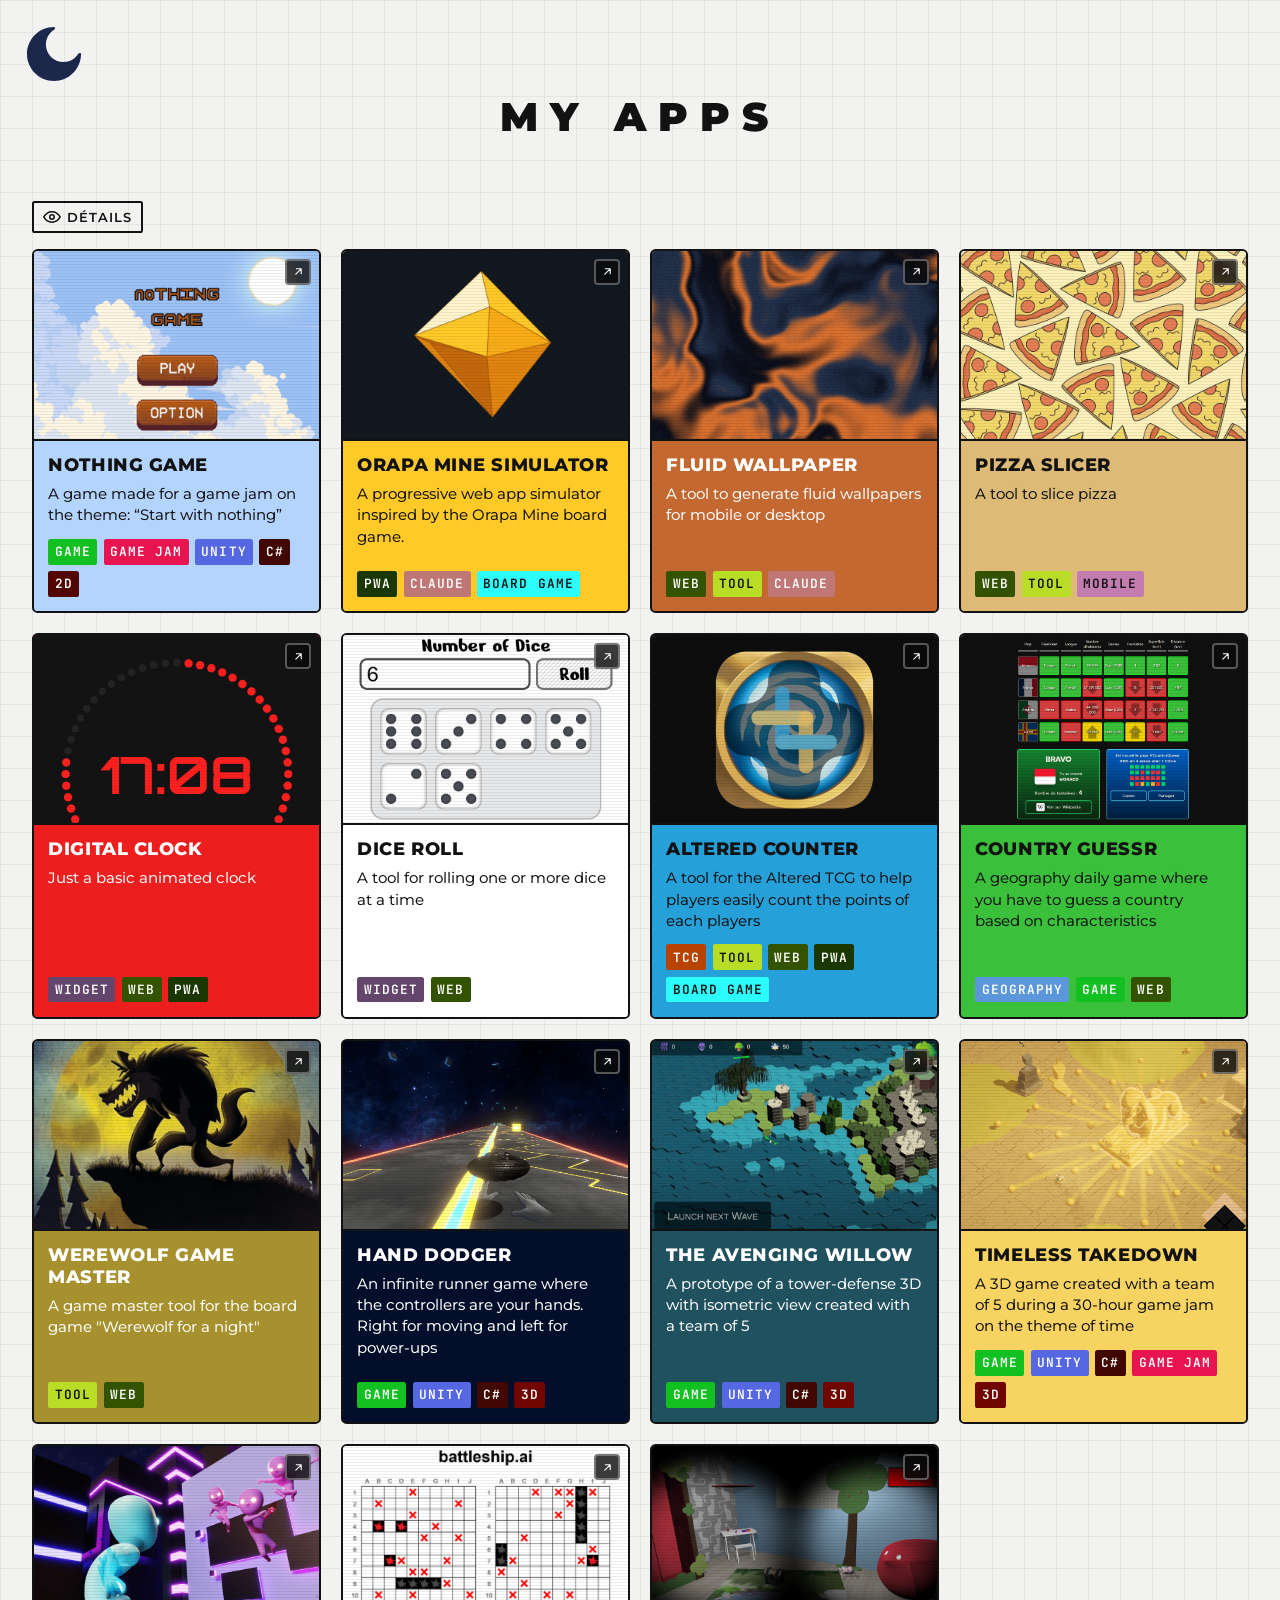
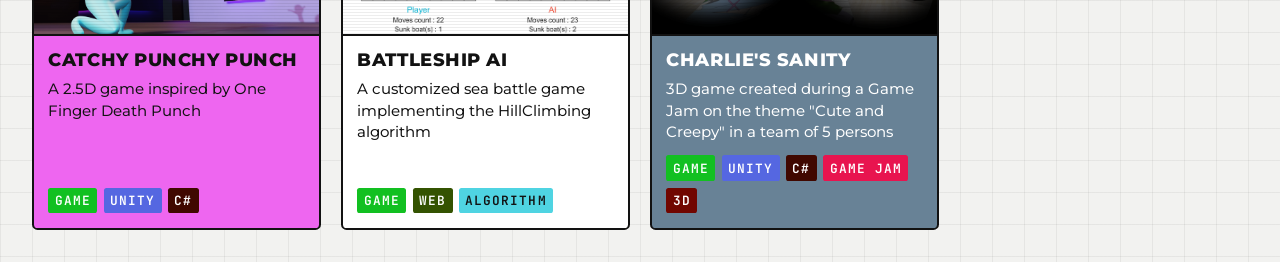
<file: index.html>
<!DOCTYPE html>
<html lang="en">
<head>
    <meta charset="UTF-8">
    <meta name="viewport" content="width=device-width, initial-scale=1.0">
    <link rel="icon" type="image/png" href="/static/img/logo-dark.png">
    <link rel="stylesheet" type="text/css" href="static/Styles.css">
    <link rel="preconnect" href="https://fonts.googleapis.com">
    <link rel="preconnect" href="https://fonts.gstatic.com" crossorigin>
    <link href="https://fonts.googleapis.com/css2?family=Montserrat:ital,wght@0,100..900;1,100..900&display=swap" rel="stylesheet">
    <link href="https://fonts.googleapis.com/css2?family=JetBrains+Mono:wght@400;600&display=swap" rel="stylesheet">
    <title>All my apps</title>
</head>
<body class="visibilityHidden">

<div class="switchThemeContainer">
    <div id="moon" class="switchThemeButton icon transparent behind" style="--icon-url:url('img/moon.svg')" onclick="toggleDarkMode(true)"></div>
    <div id="sun" class="switchThemeButton icon transparent behind" style="--icon-url:url('img/sun.svg')" onclick="toggleDarkMode(false)"></div>
</div>

<h1>MY APPS</h1>
<div id="app" class="fullWidth flexCenter">

    <div class="cardsToolbar">
        <button id="toggleDetails" class="detailsToggle" type="button" aria-pressed="false"
                title="Masquer les descriptions et les tags" aria-label="Masquer les descriptions et les tags">
            <svg viewBox="0 0 24 24" fill="none" stroke="currentColor" stroke-width="2" stroke-linecap="round" stroke-linejoin="round" aria-hidden="true">
                <path d="M1 12s4-7 11-7 11 7 11 7-4 7-11 7S1 12 1 12z"/>
                <circle cx="12" cy="12" r="3"/>
                <line class="slash" x1="3" y1="21" x2="21" y2="3"/>
            </svg>
            <span class="detailsToggleLabel">Détails</span>
        </button>
    </div>

    <div id="selectedTags">
    </div>

    <!-- Les cartes sont générées par Script.js à partir de static/data/projects.json -->
    <div class="cardContainer" id="cardContainer">
    </div>
</div>

</body>

<script src="static/Script.js"></script>
</html>
</file>
<file: static/Styles.css>
/* ==========================================================
   THEME : cartes blanches, contour noir, accents "tech"
   ========================================================== */
:root {
    --main-bg-color: #f2f2f0;
    --main-text-color: #121212;
    --title-color: #121212;
    --muted-text-color: #55585f;

    --card-bg-color: #ffffff;
    --card-noImg-bg-color: #121212;
    --outline: #121212;
    --accent: #0050ff;
    --grid-line: rgba(18, 18, 18, 0.06);

    --white-text-color: #ffffff;
    --dark-text-color: #121212;

    --mono: "JetBrains Mono", ui-monospace, "Cascadia Mono", "SFMono-Regular", Consolas, "Courier New", monospace;
}

[data-theme="dark"] {
    --main-bg-color: #09090b;
    --main-text-color: #e8e8e8;
    --title-color: #f2f2f2;
    --muted-text-color: #9aa0aa;

    --card-bg-color: #111216;
    --card-noImg-bg-color: #1b1c22;
    --outline: white;
    --accent: #00e5ff;
    --grid-line: rgba(255, 255, 255, 0.05);

    --white-text-color: #e8e8e8;
    --dark-text-color: #121212;
}

*, *::before, *::after {
    box-sizing: border-box;
}

.adaptiveColorText {
    color: var(--title-color);
}

* {
    -webkit-tap-highlight-color: transparent;
    margin: 0;
    font-family: "Montserrat", sans-serif;
}

a {
    text-decoration: none;
    color: inherit;
}

h1 {
    font-weight: 900;
    font-size: 2.5em;
    letter-spacing: 0.3em;
    text-align: center;
    padding-bottom: 1.5em;
    color: var(--title-color);
}

h1::before,
h1::after {
    color: var(--accent);
    font-family: var(--mono);
    font-weight: 400;
}

body {
    color: var(--main-text-color);
    font-size: 16px;
    min-height: 100dvh;
    background-color: var(--main-bg-color);
    background-image:
            linear-gradient(var(--grid-line) 1px, transparent 1px),
            linear-gradient(90deg, var(--grid-line) 1px, transparent 1px);
    background-size: 32px 32px;
}

/* ---------- Utilitaires ---------- */
.icon {
    background-image: var(--icon-url);
    height: var(--icon-size);
    width: var(--icon-size);
    aspect-ratio: 1;
    background-size: contain;
    background-position: center;
    background-repeat: no-repeat;
}

.fullWidth { width: 100%; }
.fullHeight { height: 100%; }
.fullSize { width: 100%; height: 100%; }

.flexCenter { display: flex; justify-content: center; align-items: center; }
.flexSpaceAround { display: flex; justify-content: space-around; align-items: center; }
.flexSpaceBetween { display: flex; justify-content: space-between; align-items: center; }
.flexSpaceEvenly { display: flex; justify-content: space-evenly; align-items: center; }
.column { flex-direction: column; }

.transparent { opacity: 0; }
.transparent.behind { opacity: 0; z-index: -1; }
.opaque { opacity: 1; }
.opaque.front { opacity: 1; z-index: 1; }

.visibilityHidden { visibility: hidden; }
.visibilityVisible { visibility: visible; }
.hidden  { display: none !important; }
.visible { display: flex !important; }

/* ---------- Barre d'outils (détails + thème) ---------- */
.toolbar {
    position: absolute;
    top: 1em;
    right: 1em;
    z-index: 10;
    display: flex;
    align-items: center;
    gap: 0.6em;
}

.toolbarButton,
.switchThemeContainer {
    position: relative;
    box-sizing: border-box;
    width: 4.75em;
    height: 4.75em;
    margin: 1em 0 0 1em;
    transition: border-color 0.15s ease-in-out, box-shadow 0.15s ease-in-out;
}

.toolbarButton {
    display: flex;
    align-items: center;
    justify-content: center;
    padding: 0;
    background: transparent;
    color: var(--main-text-color);
    cursor: pointer;
}

.toolbarButton svg {
    width: 58%;
    height: 58%;
}

.toolbarButton .slash { display: none; }
.toolbarButton[aria-pressed="true"] { background: var(--outline); color: var(--main-bg-color); }
.toolbarButton[aria-pressed="true"] .slash { display: block; }

.toolbarButton:hover {
    border-color: var(--accent);
    box-shadow: 0 0 10px -2px var(--accent);
}

.toolbarButton:focus-visible {
    outline: 2px solid var(--accent);
    outline-offset: 2px;
}

.switchThemeButton {
    position: absolute;
    top: 0.4em;
    left: 0.4em;
    width: calc(100% - 0.8em);
    height: calc(100% - 0.8em);
    cursor: pointer;
    transition: opacity 0.25s ease-in-out;
}

/* ---------- Grille ---------- */
#app {
    flex-direction: column;
    row-gap: 1em;
}

#selectedTags {
    width: 95%;
    display: none;
}

#selectedTags.hasTags {
    display: flex;
    flex-wrap: wrap;
    row-gap: 0.5em;
    column-gap: 0.5em;
}

.cardContainer {
    width: 95%;
    display: grid;
    grid-template-columns: repeat(5, 1fr);
    grid-auto-rows: min-content;
    gap: 1.25em;
    margin-bottom: 2em;
    counter-reset: card;
}

.cardContentBg
{
    display: none;
}

/* ---------- Carte ---------- */
.card {
    counter-increment: card;
    overflow: hidden;
    position: relative;
    display: flex;
    flex-direction: column;
    align-items: center;
    cursor: pointer;
    color: var(--main-text-color);
    background-color: var(--card-bg-color);
    border: 2px solid var(--outline);
    border-radius: 0.35em;
    transition: transform 0.2s ease-out;
}

.card.hasColor .cardTitle,
.card.hasColor .cardDescription {
    color: #121212;
}

/* Texte blanc si whiteText est vrai */
.card .cardContent.text-white .cardTitle,
.card .cardContent.text-white .cardDescription {
    color: #ffffff;
}

.card.hasColor {
    --card-bg-color: var(--custom-bg);
}

[data-theme="dark"] .card.hasColor {
    --card-bg-color: color-mix(in srgb, var(--custom-bg) 85%, black);
}

.card:hover {
    transform: translateY(-4px);
}

.card:hover::before,
.card:hover::after {
    width: 1.8em;
    height: 1.8em;
}

/* ---------- Miniature ---------- */
.thumbnailContainer {
    position: relative;
    overflow: hidden;
    z-index: 1;
    width: 100%;
    aspect-ratio: 3/2;
    height: auto;
    border-bottom: 2px solid var(--outline);
    transition: border-color 0.2s ease-out;
}

/* Lignes de balayage discrètes */
.thumbnailContainer::after {
    content: "";
    position: absolute;
    inset: 0;
    z-index: 2;
    pointer-events: none;
    background: repeating-linear-gradient(0deg, rgba(0, 0, 0, 0.07) 0 1px, transparent 1px 3px);
}

/* Trait lumineux au survol */
.thumbnailContainer::before {
    content: "";
    position: absolute;
    left: 0;
    right: 0;
    top: -10%;
    height: 2px;
    z-index: 3;
    opacity: 0;
    pointer-events: none;
    background: var(--accent);
    box-shadow: 0 0 10px 1px var(--accent);
}

.cardImg {
    display: block;
    width: 100%;
    transition: scale 0.3s ease-out, transform 0.45s, filter 0.1s;
}

.card:hover .cardImg {
    scale: 1.08;
}

.replaceImg {
    background-color: var(--card-noImg-bg-color);
    color: var(--white-text-color);
    aspect-ratio: 3/2;
}

.replaceImgText {
    text-align: center;
    font-size: 5em;
    font-family: var(--mono);
}

/* ---------- Contenu ---------- */
.cardContent {
    z-index: 2;
    width: 100%;
    box-sizing: border-box;
    flex: 1;
    display: flex;
    flex-direction: column;
    row-gap: 0.5em;
    padding: 0.8em 0.9em 0.9em;
    color: var(--main-text-color);
}

.cardTitle {
    font-size: 1.15em;
    font-weight: 800;
    text-transform: uppercase;
    letter-spacing: 0.03em;
    line-height: 1.2;
}


.cardDescription {
    font-size: 0.92em;
    font-weight: 450;
    line-height: 1.45;
    color: var(--main-text-color);
}

.cardTagsContainer {
    margin-top: auto;
    padding-top: 0.25em;
    display: flex;
    flex-wrap: wrap;
    gap: 0.4em;
}

.cardTag {
    display: inline-block;
    padding: 0.35em 0.5em;
    font-family: var(--mono);
    font-size: 0.8em;
    font-weight: 600;
    letter-spacing: 0.08em;
    text-transform: uppercase;
    border-radius: 0.2em;
    background-color: var(--dark-text-color);
    color: var(--white-text-color);
    transition: box-shadow 0.1s ease-in-out, background-color 0.1s ease-in-out;
}

.cardTagSelected {
    position: relative;
    cursor: pointer;
    display: inline-block;
    padding: 0.3em 0.6em;
    font-family: var(--mono);
    font-size: 0.9em;
    font-weight: 600;
    letter-spacing: 0.08em;
    text-transform: uppercase;
    border-radius: 0.2em;
}

.cardTagSelected::after {
    content: " ×";
}

.deleteTag {
    font-size: 0.8em;
    position: absolute;
    padding: 0.25em;
    background-color: var(--title-color);
    top: -1em;
    right: -1em;
    border-radius: 50%;
}

/* ---------- Petit bouton au-dessus des cartes ---------- */
.cardsToolbar {
    width: 95%;
    display: flex;
    justify-content: flex-start;
}

.detailsToggle {
    display: inline-flex;
    align-items: center;
    gap: 0.5em;
    padding: 0.4em 0.7em;
    cursor: pointer;
    font-family: var(--mono);
    font-size: 0.8em;
    font-weight: 600;
    letter-spacing: 0.08em;
    text-transform: uppercase;
    color: var(--main-text-color);
    background: transparent;
    border: 2px solid var(--outline);
    border-radius: 0.2em;
    transition: border-color 0.15s ease-in-out, box-shadow 0.15s ease-in-out,
    background-color 0.15s ease-in-out, color 0.15s ease-in-out;
}

.detailsToggle svg {
    width: 1.4em;
    height: 1.4em;
}

.detailsToggle .slash { display: none; }
.detailsToggle[aria-pressed="true"] { background: var(--outline); color: var(--main-bg-color); }
.detailsToggle[aria-pressed="true"] .slash { display: block; }

.detailsToggle:hover {
    border-color: var(--accent);
    box-shadow: 0 0 10px -2px var(--accent);
}

.detailsToggle:focus-visible {
    outline: 2px solid var(--accent);
    outline-offset: 2px;
}

/* ---------- Mode "sans détails" ---------- */
.hideDetails .cardDescription,
.hideDetails .cardTagsContainer {
    display: none;
}

/* ---------- Lien externe ---------- */
.linkArrow {
    z-index: 6;
    position: absolute;
    top: 0.5em;
    right: 0.5em;
    box-sizing: border-box;
    width: 1.6em;
    height: 1.6em;
    background-image: url("img/link_arrow.svg");
    background-size: 60%;
    background-position: center;
    background-repeat: no-repeat;
    border-radius: 0.25em;
    background-color: rgba(10, 10, 12, 0.8);
    border: 2px solid rgba(232, 232, 232, 0.35);
    backdrop-filter: blur(4px);
}

/* Compatibilité : la classe existe encore dans les anciennes données */
.text-dark { color: inherit; }
.text-white { color: white; }

@media (prefers-reduced-motion: reduce) {
    .card, .cardImg { transition: none; }
}

/* ==========================================================
   RESPONSIVE
   ========================================================== */
@media screen and (max-width: 480px) {
    h1 {
        font-size: 1.75em;
        letter-spacing: 0.15em;
    }
    #app {
         row-gap: 0.75em;
    }
    .cardContainer {
        font-size: 0.85em;
        grid-template-columns: repeat(2, minmax(0, 1fr));
        gap: 0.75em;
    }
    .detailsToggle { font-size: 0.75em; padding: 0.35em 0.6em; }
    .toolbar { top: 0.5em; right: 0.5em; gap: 0.4em; }
    .toolbarButton, .switchThemeContainer {
        width: 3.4em;
        height: 3.4em;
        margin: 0.5em 0 0 0.5em;
    }
    .cardTitle { font-size: 1.05em; }
    .replaceImgText { font-size: 3em; }
}

@media screen and (min-width: 481px) and (max-width: 767px) {
    h1 {
        font-size: 2.2em;
        letter-spacing: 0.2em;
    }
    #app {
        row-gap: 0.75em;
    }
    .cardContainer {
        font-size: 0.9em;
        grid-template-columns: repeat(2, minmax(0, 1fr));
        gap: 0.85em;
    }
    .toolbar { top: 0.5em; right: 0.5em; }
    .toolbarButton, .switchThemeContainer {
        width: 3.8em;
        height: 3.8em;
        margin: 0.5em 0 0 0.5em;
    }
    .replaceImgText { font-size: 3.5em; }
}

@media screen and (min-width: 768px) and (max-width: 1024px) {
    h1 {
        font-size: 2.2em;
        letter-spacing: 0.25em;
    }
    .cardContainer {
        grid-template-columns: repeat(3, minmax(0, 1fr));
        gap: 0.85em;
    }
    .toolbar { top: 0.5em; right: 0.5em; }
    .toolbarButton, .switchThemeContainer {
        width: 3.8em;
        height: 3.8em;
        margin: 0.5em 0 0 0.5em;
    }
    .replaceImgText { font-size: 4em; }
}

@media screen and (min-width: 1025px) and (max-width: 1199px) {
    .cardContainer { grid-template-columns: repeat(3, minmax(0, 1fr)); }
    .toolbar { top: 0.5em; right: 0.5em; }
}

@media screen and (min-width: 1200px) and (max-width: 1440px) {
    .cardContainer { grid-template-columns: repeat(4, 1fr); }
}

@media screen and (min-width: 1441px) and (max-width: 1750px) {
    .cardContainer { grid-template-columns: repeat(5, 1fr); }
}

@media screen and (min-width: 1751px) and (max-width: 2000px) {
    .cardContainer { grid-template-columns: repeat(6, 1fr); }
}

@media screen and (min-width: 2001px) and (max-width: 2400px) {
    .cardContainer { grid-template-columns: repeat(7, 1fr); }
}

@media screen and (min-width: 2401px) {
    .cardContainer { grid-template-columns: repeat(8, 1fr); }
}
</file>
